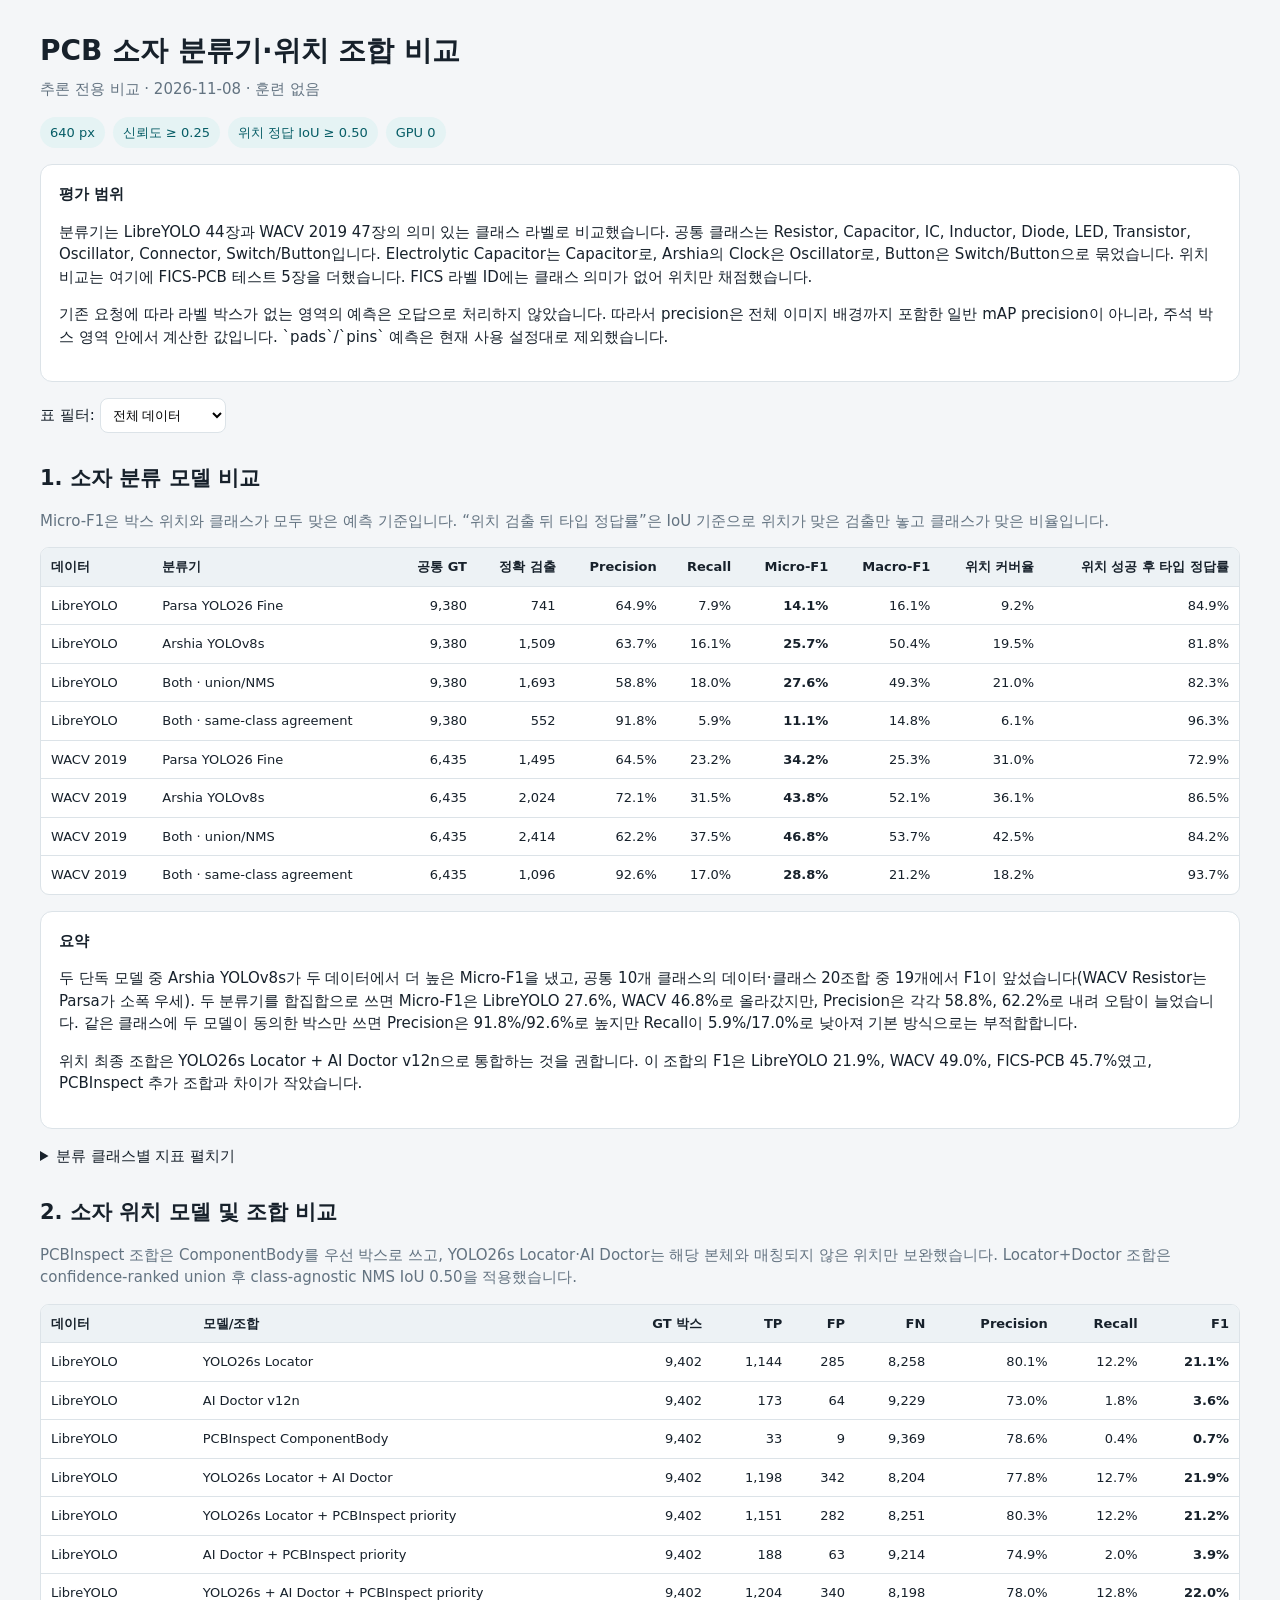
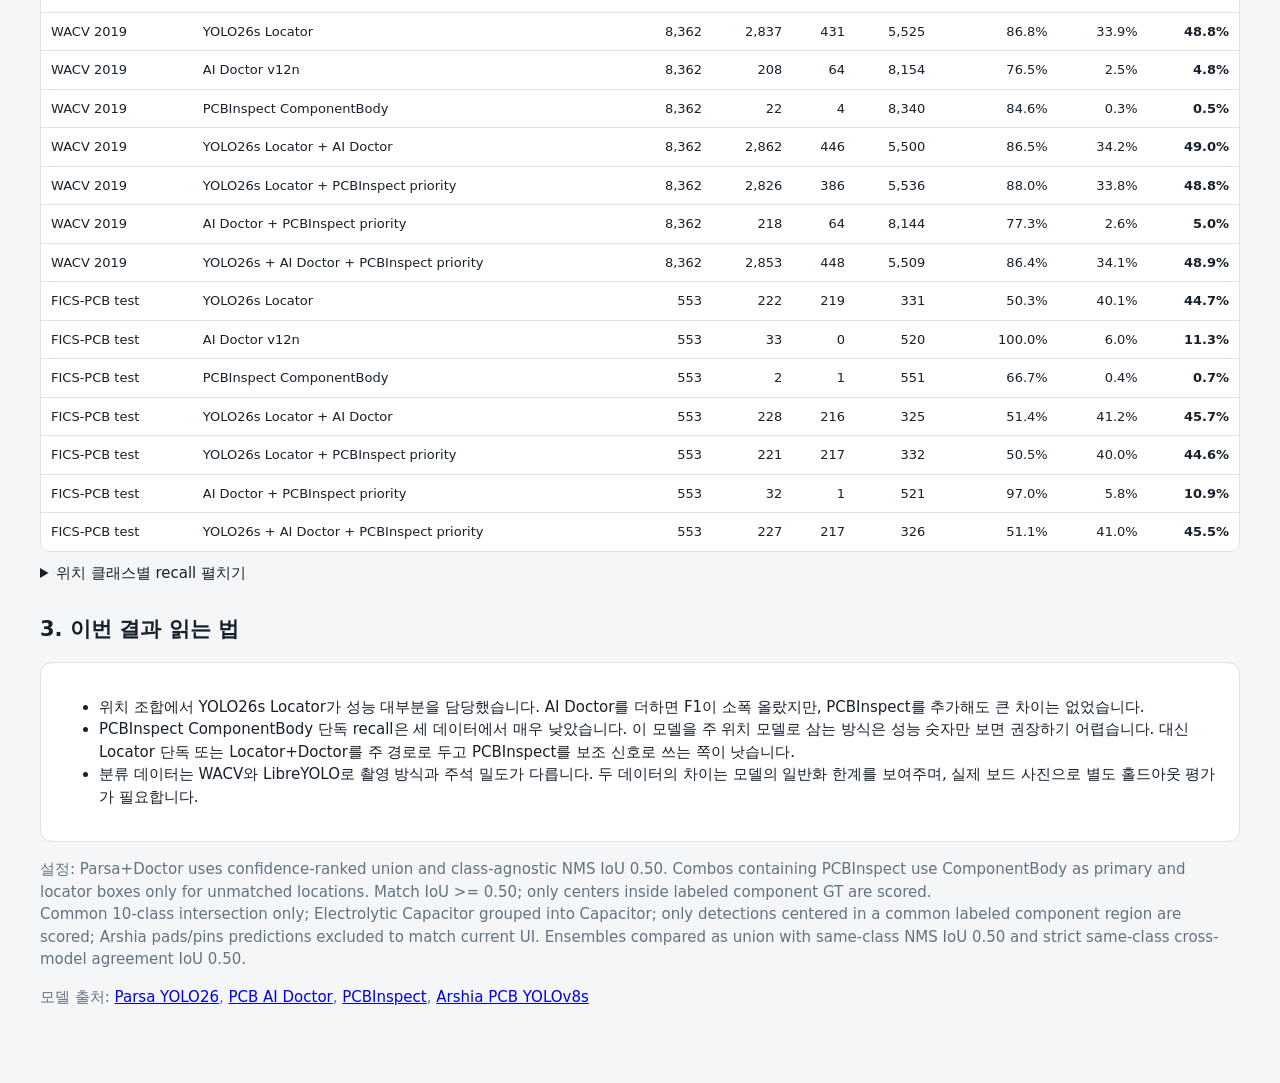
<file: apps/pcb-component-recognition/benchmark.html>
<!doctype html>
<html lang="ko"><head><meta charset="utf-8"><meta name="viewport" content="width=device-width,initial-scale=1">
<title>PCB 분류기 및 위치 조합 성능 비교</title>
<style>
:root{--bg:#f4f6f8;--card:#fff;--ink:#17212b;--muted:#637381;--line:#dce3e8;--accent:#087e8b}
*{box-sizing:border-box} body{margin:0;background:var(--bg);color:var(--ink);font:15px/1.5 system-ui,"Segoe UI",sans-serif}
main{max-width:1240px;margin:0 auto;padding:30px 20px 60px} h1{margin:0 0 6px;font-size:28px} h2{font-size:21px;margin:30px 0 10px} h3{font-size:17px;margin:20px 0 8px}
.muted{color:var(--muted)} .card{background:var(--card);border:1px solid var(--line);border-radius:12px;padding:18px;margin:16px 0}
.chips{display:flex;flex-wrap:wrap;gap:8px;margin:16px 0} .chip{background:#e5f3f4;color:#075d66;padding:6px 10px;border-radius:99px;font-size:13px}
.table-wrap{overflow:auto;border:1px solid var(--line);border-radius:9px;background:white} table{border-collapse:collapse;width:100%;min-width:850px;font-size:13px}
th,td{padding:9px 10px;border-bottom:1px solid var(--line);text-align:right;white-space:nowrap} th{background:#edf2f5;position:sticky;top:0} th:first-child,td:first-child,th:nth-child(2),td:nth-child(2){text-align:left}
tr:last-child td{border-bottom:0} select{padding:8px;border:1px solid var(--line);border-radius:8px;background:#fff}
.warn{border-left:4px solid #db8b00;padding:10px 14px;background:#fff6e5;border-radius:4px} details{margin:10px 0}
</style></head><body><main>
<h1>PCB 소자 분류기·위치 조합 비교</h1>
<div class="muted">추론 전용 비교 · 2026-11-08 · 훈련 없음</div>
<div class="chips"><span class="chip">640 px</span><span class="chip">신뢰도 ≥ 0.25</span><span class="chip">위치 정답 IoU ≥ 0.50</span><span class="chip">GPU 0</span></div>
<div class="card"><b>평가 범위</b><p>분류기는 LibreYOLO 44장과 WACV 2019 47장의 의미 있는 클래스 라벨로 비교했습니다. 공통 클래스는 Resistor, Capacitor, IC, Inductor, Diode, LED, Transistor, Oscillator, Connector, Switch/Button입니다. Electrolytic Capacitor는 Capacitor로, Arshia의 Clock은 Oscillator로, Button은 Switch/Button으로 묶었습니다. 위치 비교는 여기에 FICS-PCB 테스트 5장을 더했습니다. FICS 라벨 ID에는 클래스 의미가 없어 위치만 채점했습니다.</p>
<p>기존 요청에 따라 라벨 박스가 없는 영역의 예측은 오답으로 처리하지 않았습니다. 따라서 precision은 전체 이미지 배경까지 포함한 일반 mAP precision이 아니라, 주석 박스 영역 안에서 계산한 값입니다. `pads`/`pins` 예측은 현재 사용 설정대로 제외했습니다.</p></div>
<label for="dataset">표 필터: </label><select id="dataset"><option value="all">전체 데이터</option><option>LibreYOLO</option><option>WACV 2019</option><option>FICS-PCB test</option></select>
<h2>1. 소자 분류 모델 비교</h2>
<p class="muted">Micro-F1은 박스 위치와 클래스가 모두 맞은 예측 기준입니다. “위치 검출 뒤 타입 정답률”은 IoU 기준으로 위치가 맞은 검출만 놓고 클래스가 맞은 비율입니다.</p>
<div class="table-wrap"><table><thead><tr><th>데이터</th><th>분류기</th><th>공통 GT</th><th>정확 검출</th><th>Precision</th><th>Recall</th><th>Micro-F1</th><th>Macro-F1</th><th>위치 커버율</th><th>위치 성공 후 타입 정답률</th></tr></thead><tbody><tr data-dataset='LibreYOLO'><td>LibreYOLO</td><td>Parsa YOLO26 Fine</td><td>9,380</td><td>741</td><td>64.9%</td><td>7.9%</td><td><b>14.1%</b></td><td>16.1%</td><td>9.2%</td><td>84.9%</td></tr><tr data-dataset='LibreYOLO'><td>LibreYOLO</td><td>Arshia YOLOv8s</td><td>9,380</td><td>1,509</td><td>63.7%</td><td>16.1%</td><td><b>25.7%</b></td><td>50.4%</td><td>19.5%</td><td>81.8%</td></tr><tr data-dataset='LibreYOLO'><td>LibreYOLO</td><td>Both · union/NMS</td><td>9,380</td><td>1,693</td><td>58.8%</td><td>18.0%</td><td><b>27.6%</b></td><td>49.3%</td><td>21.0%</td><td>82.3%</td></tr><tr data-dataset='LibreYOLO'><td>LibreYOLO</td><td>Both · same-class agreement</td><td>9,380</td><td>552</td><td>91.8%</td><td>5.9%</td><td><b>11.1%</b></td><td>14.8%</td><td>6.1%</td><td>96.3%</td></tr><tr data-dataset='WACV 2019'><td>WACV 2019</td><td>Parsa YOLO26 Fine</td><td>6,435</td><td>1,495</td><td>64.5%</td><td>23.2%</td><td><b>34.2%</b></td><td>25.3%</td><td>31.0%</td><td>72.9%</td></tr><tr data-dataset='WACV 2019'><td>WACV 2019</td><td>Arshia YOLOv8s</td><td>6,435</td><td>2,024</td><td>72.1%</td><td>31.5%</td><td><b>43.8%</b></td><td>52.1%</td><td>36.1%</td><td>86.5%</td></tr><tr data-dataset='WACV 2019'><td>WACV 2019</td><td>Both · union/NMS</td><td>6,435</td><td>2,414</td><td>62.2%</td><td>37.5%</td><td><b>46.8%</b></td><td>53.7%</td><td>42.5%</td><td>84.2%</td></tr><tr data-dataset='WACV 2019'><td>WACV 2019</td><td>Both · same-class agreement</td><td>6,435</td><td>1,096</td><td>92.6%</td><td>17.0%</td><td><b>28.8%</b></td><td>21.2%</td><td>18.2%</td><td>93.7%</td></tr></tbody></table></div>
<div class="card"><b>요약</b><p>두 단독 모델 중 Arshia YOLOv8s가 두 데이터에서 더 높은 Micro-F1을 냈고, 공통 10개 클래스의 데이터·클래스 20조합 중 19개에서 F1이 앞섰습니다(WACV Resistor는 Parsa가 소폭 우세). 두 분류기를 합집합으로 쓰면 Micro-F1은 LibreYOLO 27.6%, WACV 46.8%로 올라갔지만, Precision은 각각 58.8%, 62.2%로 내려 오탐이 늘었습니다. 같은 클래스에 두 모델이 동의한 박스만 쓰면 Precision은 91.8%/92.6%로 높지만 Recall이 5.9%/17.0%로 낮아져 기본 방식으로는 부적합합니다.</p><p>위치 최종 조합은 YOLO26s Locator + AI Doctor v12n으로 통합하는 것을 권합니다. 이 조합의 F1은 LibreYOLO 21.9%, WACV 49.0%, FICS-PCB 45.7%였고, PCBInspect 추가 조합과 차이가 작았습니다.</p></div>
<details><summary>분류 클래스별 지표 펼치기</summary><div class="table-wrap"><table><thead><tr><th>데이터</th><th>분류기</th><th>클래스</th><th>TP</th><th>FP</th><th>FN</th><th>Precision</th><th>Recall</th><th>F1</th></tr></thead><tbody><tr data-dataset='LibreYOLO'><td>LibreYOLO</td><td>Parsa YOLO26 Fine</td><td>Capacitor</td><td>306</td><td>81</td><td>3552</td><td>79.1%</td><td>7.9%</td><td>14.4%</td></tr><tr data-dataset='LibreYOLO'><td>LibreYOLO</td><td>Parsa YOLO26 Fine</td><td>Connector</td><td>46</td><td>4</td><td>338</td><td>92.0%</td><td>12.0%</td><td>21.2%</td></tr><tr data-dataset='LibreYOLO'><td>LibreYOLO</td><td>Parsa YOLO26 Fine</td><td>Diode</td><td>9</td><td>10</td><td>29</td><td>47.4%</td><td>23.7%</td><td>31.6%</td></tr><tr data-dataset='LibreYOLO'><td>LibreYOLO</td><td>Parsa YOLO26 Fine</td><td>IC</td><td>254</td><td>73</td><td>320</td><td>77.7%</td><td>44.3%</td><td>56.4%</td></tr><tr data-dataset='LibreYOLO'><td>LibreYOLO</td><td>Parsa YOLO26 Fine</td><td>Inductor</td><td>0</td><td>12</td><td>32</td><td>0.0%</td><td>0.0%</td><td>0.0%</td></tr><tr data-dataset='LibreYOLO'><td>LibreYOLO</td><td>Parsa YOLO26 Fine</td><td>LED</td><td>0</td><td>2</td><td>58</td><td>0.0%</td><td>0.0%</td><td>0.0%</td></tr><tr data-dataset='LibreYOLO'><td>LibreYOLO</td><td>Parsa YOLO26 Fine</td><td>Oscillator</td><td>0</td><td>1</td><td>12</td><td>0.0%</td><td>0.0%</td><td>0.0%</td></tr><tr data-dataset='LibreYOLO'><td>LibreYOLO</td><td>Parsa YOLO26 Fine</td><td>Resistor</td><td>115</td><td>152</td><td>3979</td><td>43.1%</td><td>2.8%</td><td>5.3%</td></tr><tr data-dataset='LibreYOLO'><td>LibreYOLO</td><td>Parsa YOLO26 Fine</td><td>Switch/Button</td><td>6</td><td>1</td><td>28</td><td>85.7%</td><td>17.6%</td><td>29.3%</td></tr><tr data-dataset='LibreYOLO'><td>LibreYOLO</td><td>Parsa YOLO26 Fine</td><td>Transistor</td><td>5</td><td>5</td><td>291</td><td>50.0%</td><td>1.7%</td><td>3.3%</td></tr><tr data-dataset='LibreYOLO'><td>LibreYOLO</td><td>Arshia YOLOv8s</td><td>Capacitor</td><td>481</td><td>341</td><td>3377</td><td>58.5%</td><td>12.5%</td><td>20.6%</td></tr><tr data-dataset='LibreYOLO'><td>LibreYOLO</td><td>Arshia YOLOv8s</td><td>Connector</td><td>244</td><td>63</td><td>140</td><td>79.5%</td><td>63.5%</td><td>70.6%</td></tr><tr data-dataset='LibreYOLO'><td>LibreYOLO</td><td>Arshia YOLOv8s</td><td>Diode</td><td>33</td><td>12</td><td>5</td><td>73.3%</td><td>86.8%</td><td>79.5%</td></tr><tr data-dataset='LibreYOLO'><td>LibreYOLO</td><td>Arshia YOLOv8s</td><td>IC</td><td>351</td><td>132</td><td>223</td><td>72.7%</td><td>61.1%</td><td>66.4%</td></tr><tr data-dataset='LibreYOLO'><td>LibreYOLO</td><td>Arshia YOLOv8s</td><td>Inductor</td><td>12</td><td>14</td><td>20</td><td>46.2%</td><td>37.5%</td><td>41.4%</td></tr><tr data-dataset='LibreYOLO'><td>LibreYOLO</td><td>Arshia YOLOv8s</td><td>LED</td><td>23</td><td>10</td><td>35</td><td>69.7%</td><td>39.7%</td><td>50.5%</td></tr><tr data-dataset='LibreYOLO'><td>LibreYOLO</td><td>Arshia YOLOv8s</td><td>Oscillator</td><td>12</td><td>17</td><td>0</td><td>41.4%</td><td>100.0%</td><td>58.5%</td></tr><tr data-dataset='LibreYOLO'><td>LibreYOLO</td><td>Arshia YOLOv8s</td><td>Resistor</td><td>304</td><td>244</td><td>3790</td><td>55.5%</td><td>7.4%</td><td>13.1%</td></tr><tr data-dataset='LibreYOLO'><td>LibreYOLO</td><td>Arshia YOLOv8s</td><td>Switch/Button</td><td>34</td><td>4</td><td>0</td><td>89.5%</td><td>100.0%</td><td>94.4%</td></tr><tr data-dataset='LibreYOLO'><td>LibreYOLO</td><td>Arshia YOLOv8s</td><td>Transistor</td><td>15</td><td>19</td><td>281</td><td>44.1%</td><td>5.1%</td><td>9.1%</td></tr><tr data-dataset='LibreYOLO'><td>LibreYOLO</td><td>Both · union/NMS</td><td>Capacitor</td><td>595</td><td>393</td><td>3263</td><td>60.2%</td><td>15.4%</td><td>24.6%</td></tr><tr data-dataset='LibreYOLO'><td>LibreYOLO</td><td>Both · union/NMS</td><td>Connector</td><td>243</td><td>63</td><td>141</td><td>79.4%</td><td>63.3%</td><td>70.4%</td></tr><tr data-dataset='LibreYOLO'><td>LibreYOLO</td><td>Both · union/NMS</td><td>Diode</td><td>35</td><td>22</td><td>3</td><td>61.4%</td><td>92.1%</td><td>73.7%</td></tr><tr data-dataset='LibreYOLO'><td>LibreYOLO</td><td>Both · union/NMS</td><td>IC</td><td>382</td><td>202</td><td>192</td><td>65.4%</td><td>66.6%</td><td>66.0%</td></tr><tr data-dataset='LibreYOLO'><td>LibreYOLO</td><td>Both · union/NMS</td><td>Inductor</td><td>12</td><td>26</td><td>20</td><td>31.6%</td><td>37.5%</td><td>34.3%</td></tr><tr data-dataset='LibreYOLO'><td>LibreYOLO</td><td>Both · union/NMS</td><td>LED</td><td>22</td><td>12</td><td>36</td><td>64.7%</td><td>37.9%</td><td>47.8%</td></tr><tr data-dataset='LibreYOLO'><td>LibreYOLO</td><td>Both · union/NMS</td><td>Oscillator</td><td>12</td><td>18</td><td>0</td><td>40.0%</td><td>100.0%</td><td>57.1%</td></tr><tr data-dataset='LibreYOLO'><td>LibreYOLO</td><td>Both · union/NMS</td><td>Resistor</td><td>338</td><td>357</td><td>3756</td><td>48.6%</td><td>8.3%</td><td>14.1%</td></tr><tr data-dataset='LibreYOLO'><td>LibreYOLO</td><td>Both · union/NMS</td><td>Switch/Button</td><td>34</td><td>5</td><td>0</td><td>87.2%</td><td>100.0%</td><td>93.2%</td></tr><tr data-dataset='LibreYOLO'><td>LibreYOLO</td><td>Both · union/NMS</td><td>Transistor</td><td>20</td><td>23</td><td>276</td><td>46.5%</td><td>6.8%</td><td>11.8%</td></tr><tr data-dataset='LibreYOLO'><td>LibreYOLO</td><td>Both · same-class agreement</td><td>Capacitor</td><td>193</td><td>12</td><td>3665</td><td>94.1%</td><td>5.0%</td><td>9.5%</td></tr><tr data-dataset='LibreYOLO'><td>LibreYOLO</td><td>Both · same-class agreement</td><td>Connector</td><td>46</td><td>0</td><td>338</td><td>100.0%</td><td>12.0%</td><td>21.4%</td></tr><tr data-dataset='LibreYOLO'><td>LibreYOLO</td><td>Both · same-class agreement</td><td>Diode</td><td>7</td><td>0</td><td>31</td><td>100.0%</td><td>18.4%</td><td>31.1%</td></tr><tr data-dataset='LibreYOLO'><td>LibreYOLO</td><td>Both · same-class agreement</td><td>IC</td><td>206</td><td>19</td><td>368</td><td>91.6%</td><td>35.9%</td><td>51.6%</td></tr><tr data-dataset='LibreYOLO'><td>LibreYOLO</td><td>Both · same-class agreement</td><td>Inductor</td><td>0</td><td>0</td><td>32</td><td>0.0%</td><td>0.0%</td><td>0.0%</td></tr><tr data-dataset='LibreYOLO'><td>LibreYOLO</td><td>Both · same-class agreement</td><td>LED</td><td>0</td><td>0</td><td>58</td><td>0.0%</td><td>0.0%</td><td>0.0%</td></tr><tr data-dataset='LibreYOLO'><td>LibreYOLO</td><td>Both · same-class agreement</td><td>Oscillator</td><td>0</td><td>0</td><td>12</td><td>0.0%</td><td>0.0%</td><td>0.0%</td></tr><tr data-dataset='LibreYOLO'><td>LibreYOLO</td><td>Both · same-class agreement</td><td>Resistor</td><td>94</td><td>18</td><td>4000</td><td>83.9%</td><td>2.3%</td><td>4.5%</td></tr><tr data-dataset='LibreYOLO'><td>LibreYOLO</td><td>Both · same-class agreement</td><td>Switch/Button</td><td>6</td><td>0</td><td>28</td><td>100.0%</td><td>17.6%</td><td>30.0%</td></tr><tr data-dataset='LibreYOLO'><td>LibreYOLO</td><td>Both · same-class agreement</td><td>Transistor</td><td>0</td><td>0</td><td>296</td><td>0.0%</td><td>0.0%</td><td>0.0%</td></tr><tr data-dataset='WACV 2019'><td>WACV 2019</td><td>Parsa YOLO26 Fine</td><td>Capacitor</td><td>651</td><td>292</td><td>1883</td><td>69.0%</td><td>25.7%</td><td>37.4%</td></tr><tr data-dataset='WACV 2019'><td>WACV 2019</td><td>Parsa YOLO26 Fine</td><td>Connector</td><td>137</td><td>16</td><td>568</td><td>89.5%</td><td>19.4%</td><td>31.9%</td></tr><tr data-dataset='WACV 2019'><td>WACV 2019</td><td>Parsa YOLO26 Fine</td><td>Diode</td><td>5</td><td>5</td><td>67</td><td>50.0%</td><td>6.9%</td><td>12.2%</td></tr><tr data-dataset='WACV 2019'><td>WACV 2019</td><td>Parsa YOLO26 Fine</td><td>IC</td><td>228</td><td>70</td><td>158</td><td>76.5%</td><td>59.1%</td><td>66.7%</td></tr><tr data-dataset='WACV 2019'><td>WACV 2019</td><td>Parsa YOLO26 Fine</td><td>Inductor</td><td>5</td><td>10</td><td>64</td><td>33.3%</td><td>7.2%</td><td>11.9%</td></tr><tr data-dataset='WACV 2019'><td>WACV 2019</td><td>Parsa YOLO26 Fine</td><td>LED</td><td>5</td><td>3</td><td>209</td><td>62.5%</td><td>2.3%</td><td>4.5%</td></tr><tr data-dataset='WACV 2019'><td>WACV 2019</td><td>Parsa YOLO26 Fine</td><td>Oscillator</td><td>5</td><td>1</td><td>32</td><td>83.3%</td><td>13.5%</td><td>23.3%</td></tr><tr data-dataset='WACV 2019'><td>WACV 2019</td><td>Parsa YOLO26 Fine</td><td>Resistor</td><td>434</td><td>200</td><td>1757</td><td>68.5%</td><td>19.8%</td><td>30.7%</td></tr><tr data-dataset='WACV 2019'><td>WACV 2019</td><td>Parsa YOLO26 Fine</td><td>Switch/Button</td><td>16</td><td>8</td><td>127</td><td>66.7%</td><td>11.2%</td><td>19.2%</td></tr><tr data-dataset='WACV 2019'><td>WACV 2019</td><td>Parsa YOLO26 Fine</td><td>Transistor</td><td>9</td><td>25</td><td>75</td><td>26.5%</td><td>10.7%</td><td>15.3%</td></tr><tr data-dataset='WACV 2019'><td>WACV 2019</td><td>Arshia YOLOv8s</td><td>Capacitor</td><td>678</td><td>221</td><td>1856</td><td>75.4%</td><td>26.8%</td><td>39.5%</td></tr><tr data-dataset='WACV 2019'><td>WACV 2019</td><td>Arshia YOLOv8s</td><td>Connector</td><td>392</td><td>119</td><td>313</td><td>76.7%</td><td>55.6%</td><td>64.5%</td></tr><tr data-dataset='WACV 2019'><td>WACV 2019</td><td>Arshia YOLOv8s</td><td>Diode</td><td>30</td><td>19</td><td>42</td><td>61.2%</td><td>41.7%</td><td>49.6%</td></tr><tr data-dataset='WACV 2019'><td>WACV 2019</td><td>Arshia YOLOv8s</td><td>IC</td><td>298</td><td>107</td><td>88</td><td>73.6%</td><td>77.2%</td><td>75.3%</td></tr><tr data-dataset='WACV 2019'><td>WACV 2019</td><td>Arshia YOLOv8s</td><td>Inductor</td><td>29</td><td>11</td><td>40</td><td>72.5%</td><td>42.0%</td><td>53.2%</td></tr><tr data-dataset='WACV 2019'><td>WACV 2019</td><td>Arshia YOLOv8s</td><td>LED</td><td>41</td><td>25</td><td>173</td><td>62.1%</td><td>19.2%</td><td>29.3%</td></tr><tr data-dataset='WACV 2019'><td>WACV 2019</td><td>Arshia YOLOv8s</td><td>Oscillator</td><td>21</td><td>2</td><td>16</td><td>91.3%</td><td>56.8%</td><td>70.0%</td></tr><tr data-dataset='WACV 2019'><td>WACV 2019</td><td>Arshia YOLOv8s</td><td>Resistor</td><td>404</td><td>233</td><td>1787</td><td>63.4%</td><td>18.4%</td><td>28.6%</td></tr><tr data-dataset='WACV 2019'><td>WACV 2019</td><td>Arshia YOLOv8s</td><td>Switch/Button</td><td>114</td><td>13</td><td>29</td><td>89.8%</td><td>79.7%</td><td>84.4%</td></tr><tr data-dataset='WACV 2019'><td>WACV 2019</td><td>Arshia YOLOv8s</td><td>Transistor</td><td>17</td><td>26</td><td>67</td><td>39.5%</td><td>20.2%</td><td>26.8%</td></tr><tr data-dataset='WACV 2019'><td>WACV 2019</td><td>Both · union/NMS</td><td>Capacitor</td><td>847</td><td>452</td><td>1687</td><td>65.2%</td><td>33.4%</td><td>44.2%</td></tr><tr data-dataset='WACV 2019'><td>WACV 2019</td><td>Both · union/NMS</td><td>Connector</td><td>418</td><td>124</td><td>287</td><td>77.1%</td><td>59.3%</td><td>67.0%</td></tr><tr data-dataset='WACV 2019'><td>WACV 2019</td><td>Both · union/NMS</td><td>Diode</td><td>32</td><td>24</td><td>40</td><td>57.1%</td><td>44.4%</td><td>50.0%</td></tr><tr data-dataset='WACV 2019'><td>WACV 2019</td><td>Both · union/NMS</td><td>IC</td><td>316</td><td>151</td><td>70</td><td>67.7%</td><td>81.9%</td><td>74.1%</td></tr><tr data-dataset='WACV 2019'><td>WACV 2019</td><td>Both · union/NMS</td><td>Inductor</td><td>30</td><td>19</td><td>39</td><td>61.2%</td><td>43.5%</td><td>50.8%</td></tr><tr data-dataset='WACV 2019'><td>WACV 2019</td><td>Both · union/NMS</td><td>LED</td><td>42</td><td>26</td><td>172</td><td>61.8%</td><td>19.6%</td><td>29.8%</td></tr><tr data-dataset='WACV 2019'><td>WACV 2019</td><td>Both · union/NMS</td><td>Oscillator</td><td>22</td><td>3</td><td>15</td><td>88.0%</td><td>59.5%</td><td>71.0%</td></tr><tr data-dataset='WACV 2019'><td>WACV 2019</td><td>Both · union/NMS</td><td>Resistor</td><td>568</td><td>408</td><td>1623</td><td>58.2%</td><td>25.9%</td><td>35.9%</td></tr><tr data-dataset='WACV 2019'><td>WACV 2019</td><td>Both · union/NMS</td><td>Switch/Button</td><td>115</td><td>17</td><td>28</td><td>87.1%</td><td>80.4%</td><td>83.6%</td></tr><tr data-dataset='WACV 2019'><td>WACV 2019</td><td>Both · union/NMS</td><td>Transistor</td><td>24</td><td>49</td><td>60</td><td>32.9%</td><td>28.6%</td><td>30.6%</td></tr><tr data-dataset='WACV 2019'><td>WACV 2019</td><td>Both · same-class agreement</td><td>Capacitor</td><td>483</td><td>47</td><td>2051</td><td>91.1%</td><td>19.1%</td><td>31.5%</td></tr><tr data-dataset='WACV 2019'><td>WACV 2019</td><td>Both · same-class agreement</td><td>Connector</td><td>107</td><td>0</td><td>598</td><td>100.0%</td><td>15.2%</td><td>26.4%</td></tr><tr data-dataset='WACV 2019'><td>WACV 2019</td><td>Both · same-class agreement</td><td>Diode</td><td>3</td><td>0</td><td>69</td><td>100.0%</td><td>4.2%</td><td>8.0%</td></tr><tr data-dataset='WACV 2019'><td>WACV 2019</td><td>Both · same-class agreement</td><td>IC</td><td>210</td><td>21</td><td>176</td><td>90.9%</td><td>54.4%</td><td>68.1%</td></tr><tr data-dataset='WACV 2019'><td>WACV 2019</td><td>Both · same-class agreement</td><td>Inductor</td><td>4</td><td>1</td><td>65</td><td>80.0%</td><td>5.8%</td><td>10.8%</td></tr><tr data-dataset='WACV 2019'><td>WACV 2019</td><td>Both · same-class agreement</td><td>LED</td><td>3</td><td>0</td><td>211</td><td>100.0%</td><td>1.4%</td><td>2.8%</td></tr><tr data-dataset='WACV 2019'><td>WACV 2019</td><td>Both · same-class agreement</td><td>Oscillator</td><td>4</td><td>0</td><td>33</td><td>100.0%</td><td>10.8%</td><td>19.5%</td></tr><tr data-dataset='WACV 2019'><td>WACV 2019</td><td>Both · same-class agreement</td><td>Resistor</td><td>265</td><td>16</td><td>1926</td><td>94.3%</td><td>12.1%</td><td>21.4%</td></tr><tr data-dataset='WACV 2019'><td>WACV 2019</td><td>Both · same-class agreement</td><td>Switch/Button</td><td>15</td><td>0</td><td>128</td><td>100.0%</td><td>10.5%</td><td>19.0%</td></tr><tr data-dataset='WACV 2019'><td>WACV 2019</td><td>Both · same-class agreement</td><td>Transistor</td><td>2</td><td>2</td><td>82</td><td>50.0%</td><td>2.4%</td><td>4.5%</td></tr></tbody></table></div></details>
<h2>2. 소자 위치 모델 및 조합 비교</h2>
<p class="muted">PCBInspect 조합은 ComponentBody를 우선 박스로 쓰고, YOLO26s Locator·AI Doctor는 해당 본체와 매칭되지 않은 위치만 보완했습니다. Locator+Doctor 조합은 confidence-ranked union 후 class-agnostic NMS IoU 0.50을 적용했습니다.</p>
<div class="table-wrap"><table><thead><tr><th>데이터</th><th>모델/조합</th><th>GT 박스</th><th>TP</th><th>FP</th><th>FN</th><th>Precision</th><th>Recall</th><th>F1</th></tr></thead><tbody><tr data-dataset='LibreYOLO'><td>LibreYOLO</td><td>YOLO26s Locator</td><td>9,402</td><td>1,144</td><td>285</td><td>8,258</td><td>80.1%</td><td>12.2%</td><td><b>21.1%</b></td></tr><tr data-dataset='LibreYOLO'><td>LibreYOLO</td><td>AI Doctor v12n</td><td>9,402</td><td>173</td><td>64</td><td>9,229</td><td>73.0%</td><td>1.8%</td><td><b>3.6%</b></td></tr><tr data-dataset='LibreYOLO'><td>LibreYOLO</td><td>PCBInspect ComponentBody</td><td>9,402</td><td>33</td><td>9</td><td>9,369</td><td>78.6%</td><td>0.4%</td><td><b>0.7%</b></td></tr><tr data-dataset='LibreYOLO'><td>LibreYOLO</td><td>YOLO26s Locator + AI Doctor</td><td>9,402</td><td>1,198</td><td>342</td><td>8,204</td><td>77.8%</td><td>12.7%</td><td><b>21.9%</b></td></tr><tr data-dataset='LibreYOLO'><td>LibreYOLO</td><td>YOLO26s Locator + PCBInspect priority</td><td>9,402</td><td>1,151</td><td>282</td><td>8,251</td><td>80.3%</td><td>12.2%</td><td><b>21.2%</b></td></tr><tr data-dataset='LibreYOLO'><td>LibreYOLO</td><td>AI Doctor + PCBInspect priority</td><td>9,402</td><td>188</td><td>63</td><td>9,214</td><td>74.9%</td><td>2.0%</td><td><b>3.9%</b></td></tr><tr data-dataset='LibreYOLO'><td>LibreYOLO</td><td>YOLO26s + AI Doctor + PCBInspect priority</td><td>9,402</td><td>1,204</td><td>340</td><td>8,198</td><td>78.0%</td><td>12.8%</td><td><b>22.0%</b></td></tr><tr data-dataset='WACV 2019'><td>WACV 2019</td><td>YOLO26s Locator</td><td>8,362</td><td>2,837</td><td>431</td><td>5,525</td><td>86.8%</td><td>33.9%</td><td><b>48.8%</b></td></tr><tr data-dataset='WACV 2019'><td>WACV 2019</td><td>AI Doctor v12n</td><td>8,362</td><td>208</td><td>64</td><td>8,154</td><td>76.5%</td><td>2.5%</td><td><b>4.8%</b></td></tr><tr data-dataset='WACV 2019'><td>WACV 2019</td><td>PCBInspect ComponentBody</td><td>8,362</td><td>22</td><td>4</td><td>8,340</td><td>84.6%</td><td>0.3%</td><td><b>0.5%</b></td></tr><tr data-dataset='WACV 2019'><td>WACV 2019</td><td>YOLO26s Locator + AI Doctor</td><td>8,362</td><td>2,862</td><td>446</td><td>5,500</td><td>86.5%</td><td>34.2%</td><td><b>49.0%</b></td></tr><tr data-dataset='WACV 2019'><td>WACV 2019</td><td>YOLO26s Locator + PCBInspect priority</td><td>8,362</td><td>2,826</td><td>386</td><td>5,536</td><td>88.0%</td><td>33.8%</td><td><b>48.8%</b></td></tr><tr data-dataset='WACV 2019'><td>WACV 2019</td><td>AI Doctor + PCBInspect priority</td><td>8,362</td><td>218</td><td>64</td><td>8,144</td><td>77.3%</td><td>2.6%</td><td><b>5.0%</b></td></tr><tr data-dataset='WACV 2019'><td>WACV 2019</td><td>YOLO26s + AI Doctor + PCBInspect priority</td><td>8,362</td><td>2,853</td><td>448</td><td>5,509</td><td>86.4%</td><td>34.1%</td><td><b>48.9%</b></td></tr><tr data-dataset='FICS-PCB test'><td>FICS-PCB test</td><td>YOLO26s Locator</td><td>553</td><td>222</td><td>219</td><td>331</td><td>50.3%</td><td>40.1%</td><td><b>44.7%</b></td></tr><tr data-dataset='FICS-PCB test'><td>FICS-PCB test</td><td>AI Doctor v12n</td><td>553</td><td>33</td><td>0</td><td>520</td><td>100.0%</td><td>6.0%</td><td><b>11.3%</b></td></tr><tr data-dataset='FICS-PCB test'><td>FICS-PCB test</td><td>PCBInspect ComponentBody</td><td>553</td><td>2</td><td>1</td><td>551</td><td>66.7%</td><td>0.4%</td><td><b>0.7%</b></td></tr><tr data-dataset='FICS-PCB test'><td>FICS-PCB test</td><td>YOLO26s Locator + AI Doctor</td><td>553</td><td>228</td><td>216</td><td>325</td><td>51.4%</td><td>41.2%</td><td><b>45.7%</b></td></tr><tr data-dataset='FICS-PCB test'><td>FICS-PCB test</td><td>YOLO26s Locator + PCBInspect priority</td><td>553</td><td>221</td><td>217</td><td>332</td><td>50.5%</td><td>40.0%</td><td><b>44.6%</b></td></tr><tr data-dataset='FICS-PCB test'><td>FICS-PCB test</td><td>AI Doctor + PCBInspect priority</td><td>553</td><td>32</td><td>1</td><td>521</td><td>97.0%</td><td>5.8%</td><td><b>10.9%</b></td></tr><tr data-dataset='FICS-PCB test'><td>FICS-PCB test</td><td>YOLO26s + AI Doctor + PCBInspect priority</td><td>553</td><td>227</td><td>217</td><td>326</td><td>51.1%</td><td>41.0%</td><td><b>45.5%</b></td></tr></tbody></table></div>
<details><summary>위치 클래스별 recall 펼치기</summary><div class="table-wrap"><table><thead><tr><th>데이터</th><th>조합</th><th>GT 클래스</th><th>TP</th><th>FN</th><th>Recall</th></tr></thead><tbody><tr data-dataset='LibreYOLO'><td>LibreYOLO</td><td>YOLO26s Locator</td><td>Capacitor</td><td>355</td><td>3485</td><td>9.2%</td></tr><tr data-dataset='LibreYOLO'><td>LibreYOLO</td><td>YOLO26s Locator</td><td>Connector</td><td>84</td><td>300</td><td>21.9%</td></tr><tr data-dataset='LibreYOLO'><td>LibreYOLO</td><td>YOLO26s Locator</td><td>Diode</td><td>34</td><td>4</td><td>89.5%</td></tr><tr data-dataset='LibreYOLO'><td>LibreYOLO</td><td>YOLO26s Locator</td><td>Electrolytic Capacitor</td><td>13</td><td>5</td><td>72.2%</td></tr><tr data-dataset='LibreYOLO'><td>LibreYOLO</td><td>YOLO26s Locator</td><td>IC</td><td>295</td><td>279</td><td>51.4%</td></tr><tr data-dataset='LibreYOLO'><td>LibreYOLO</td><td>YOLO26s Locator</td><td>Inductor</td><td>25</td><td>7</td><td>78.1%</td></tr><tr data-dataset='LibreYOLO'><td>LibreYOLO</td><td>YOLO26s Locator</td><td>LED</td><td>26</td><td>32</td><td>44.8%</td></tr><tr data-dataset='LibreYOLO'><td>LibreYOLO</td><td>YOLO26s Locator</td><td>Oscillator</td><td>12</td><td>0</td><td>100.0%</td></tr><tr data-dataset='LibreYOLO'><td>LibreYOLO</td><td>YOLO26s Locator</td><td>Other</td><td>22</td><td>0</td><td>100.0%</td></tr><tr data-dataset='LibreYOLO'><td>LibreYOLO</td><td>YOLO26s Locator</td><td>Resistor</td><td>234</td><td>3860</td><td>5.7%</td></tr><tr data-dataset='LibreYOLO'><td>LibreYOLO</td><td>YOLO26s Locator</td><td>Switch/Button</td><td>18</td><td>16</td><td>52.9%</td></tr><tr data-dataset='LibreYOLO'><td>LibreYOLO</td><td>YOLO26s Locator</td><td>Transistor</td><td>26</td><td>270</td><td>8.8%</td></tr><tr data-dataset='LibreYOLO'><td>LibreYOLO</td><td>AI Doctor v12n</td><td>Capacitor</td><td>2</td><td>3838</td><td>0.1%</td></tr><tr data-dataset='LibreYOLO'><td>LibreYOLO</td><td>AI Doctor v12n</td><td>Connector</td><td>50</td><td>334</td><td>13.0%</td></tr><tr data-dataset='LibreYOLO'><td>LibreYOLO</td><td>AI Doctor v12n</td><td>Diode</td><td>0</td><td>38</td><td>0.0%</td></tr><tr data-dataset='LibreYOLO'><td>LibreYOLO</td><td>AI Doctor v12n</td><td>Electrolytic Capacitor</td><td>0</td><td>18</td><td>0.0%</td></tr><tr data-dataset='LibreYOLO'><td>LibreYOLO</td><td>AI Doctor v12n</td><td>IC</td><td>105</td><td>469</td><td>18.3%</td></tr><tr data-dataset='LibreYOLO'><td>LibreYOLO</td><td>AI Doctor v12n</td><td>Inductor</td><td>6</td><td>26</td><td>18.8%</td></tr><tr data-dataset='LibreYOLO'><td>LibreYOLO</td><td>AI Doctor v12n</td><td>LED</td><td>0</td><td>58</td><td>0.0%</td></tr><tr data-dataset='LibreYOLO'><td>LibreYOLO</td><td>AI Doctor v12n</td><td>Oscillator</td><td>0</td><td>12</td><td>0.0%</td></tr><tr data-dataset='LibreYOLO'><td>LibreYOLO</td><td>AI Doctor v12n</td><td>Other</td><td>0</td><td>22</td><td>0.0%</td></tr><tr data-dataset='LibreYOLO'><td>LibreYOLO</td><td>AI Doctor v12n</td><td>Resistor</td><td>0</td><td>4094</td><td>0.0%</td></tr><tr data-dataset='LibreYOLO'><td>LibreYOLO</td><td>AI Doctor v12n</td><td>Switch/Button</td><td>0</td><td>34</td><td>0.0%</td></tr><tr data-dataset='LibreYOLO'><td>LibreYOLO</td><td>AI Doctor v12n</td><td>Transistor</td><td>10</td><td>286</td><td>3.4%</td></tr><tr data-dataset='LibreYOLO'><td>LibreYOLO</td><td>PCBInspect ComponentBody</td><td>Capacitor</td><td>4</td><td>3836</td><td>0.1%</td></tr><tr data-dataset='LibreYOLO'><td>LibreYOLO</td><td>PCBInspect ComponentBody</td><td>Connector</td><td>17</td><td>367</td><td>4.4%</td></tr><tr data-dataset='LibreYOLO'><td>LibreYOLO</td><td>PCBInspect ComponentBody</td><td>Diode</td><td>0</td><td>38</td><td>0.0%</td></tr><tr data-dataset='LibreYOLO'><td>LibreYOLO</td><td>PCBInspect ComponentBody</td><td>Electrolytic Capacitor</td><td>2</td><td>16</td><td>11.1%</td></tr><tr data-dataset='LibreYOLO'><td>LibreYOLO</td><td>PCBInspect ComponentBody</td><td>IC</td><td>10</td><td>564</td><td>1.7%</td></tr><tr data-dataset='LibreYOLO'><td>LibreYOLO</td><td>PCBInspect ComponentBody</td><td>Inductor</td><td>0</td><td>32</td><td>0.0%</td></tr><tr data-dataset='LibreYOLO'><td>LibreYOLO</td><td>PCBInspect ComponentBody</td><td>LED</td><td>0</td><td>58</td><td>0.0%</td></tr><tr data-dataset='LibreYOLO'><td>LibreYOLO</td><td>PCBInspect ComponentBody</td><td>Oscillator</td><td>0</td><td>12</td><td>0.0%</td></tr><tr data-dataset='LibreYOLO'><td>LibreYOLO</td><td>PCBInspect ComponentBody</td><td>Other</td><td>0</td><td>22</td><td>0.0%</td></tr><tr data-dataset='LibreYOLO'><td>LibreYOLO</td><td>PCBInspect ComponentBody</td><td>Resistor</td><td>0</td><td>4094</td><td>0.0%</td></tr><tr data-dataset='LibreYOLO'><td>LibreYOLO</td><td>PCBInspect ComponentBody</td><td>Switch/Button</td><td>0</td><td>34</td><td>0.0%</td></tr><tr data-dataset='LibreYOLO'><td>LibreYOLO</td><td>PCBInspect ComponentBody</td><td>Transistor</td><td>0</td><td>296</td><td>0.0%</td></tr><tr data-dataset='LibreYOLO'><td>LibreYOLO</td><td>YOLO26s Locator + AI Doctor</td><td>Capacitor</td><td>355</td><td>3485</td><td>9.2%</td></tr><tr data-dataset='LibreYOLO'><td>LibreYOLO</td><td>YOLO26s Locator + AI Doctor</td><td>Connector</td><td>118</td><td>266</td><td>30.7%</td></tr><tr data-dataset='LibreYOLO'><td>LibreYOLO</td><td>YOLO26s Locator + AI Doctor</td><td>Diode</td><td>34</td><td>4</td><td>89.5%</td></tr><tr data-dataset='LibreYOLO'><td>LibreYOLO</td><td>YOLO26s Locator + AI Doctor</td><td>Electrolytic Capacitor</td><td>13</td><td>5</td><td>72.2%</td></tr><tr data-dataset='LibreYOLO'><td>LibreYOLO</td><td>YOLO26s Locator + AI Doctor</td><td>IC</td><td>310</td><td>264</td><td>54.0%</td></tr><tr data-dataset='LibreYOLO'><td>LibreYOLO</td><td>YOLO26s Locator + AI Doctor</td><td>Inductor</td><td>25</td><td>7</td><td>78.1%</td></tr><tr data-dataset='LibreYOLO'><td>LibreYOLO</td><td>YOLO26s Locator + AI Doctor</td><td>LED</td><td>26</td><td>32</td><td>44.8%</td></tr><tr data-dataset='LibreYOLO'><td>LibreYOLO</td><td>YOLO26s Locator + AI Doctor</td><td>Oscillator</td><td>12</td><td>0</td><td>100.0%</td></tr><tr data-dataset='LibreYOLO'><td>LibreYOLO</td><td>YOLO26s Locator + AI Doctor</td><td>Other</td><td>22</td><td>0</td><td>100.0%</td></tr><tr data-dataset='LibreYOLO'><td>LibreYOLO</td><td>YOLO26s Locator + AI Doctor</td><td>Resistor</td><td>231</td><td>3863</td><td>5.6%</td></tr><tr data-dataset='LibreYOLO'><td>LibreYOLO</td><td>YOLO26s Locator + AI Doctor</td><td>Switch/Button</td><td>18</td><td>16</td><td>52.9%</td></tr><tr data-dataset='LibreYOLO'><td>LibreYOLO</td><td>YOLO26s Locator + AI Doctor</td><td>Transistor</td><td>34</td><td>262</td><td>11.5%</td></tr><tr data-dataset='LibreYOLO'><td>LibreYOLO</td><td>YOLO26s Locator + PCBInspect priority</td><td>Capacitor</td><td>357</td><td>3483</td><td>9.3%</td></tr><tr data-dataset='LibreYOLO'><td>LibreYOLO</td><td>YOLO26s Locator + PCBInspect priority</td><td>Connector</td><td>95</td><td>289</td><td>24.7%</td></tr><tr data-dataset='LibreYOLO'><td>LibreYOLO</td><td>YOLO26s Locator + PCBInspect priority</td><td>Diode</td><td>34</td><td>4</td><td>89.5%</td></tr><tr data-dataset='LibreYOLO'><td>LibreYOLO</td><td>YOLO26s Locator + PCBInspect priority</td><td>Electrolytic Capacitor</td><td>13</td><td>5</td><td>72.2%</td></tr><tr data-dataset='LibreYOLO'><td>LibreYOLO</td><td>YOLO26s Locator + PCBInspect priority</td><td>IC</td><td>292</td><td>282</td><td>50.9%</td></tr><tr data-dataset='LibreYOLO'><td>LibreYOLO</td><td>YOLO26s Locator + PCBInspect priority</td><td>Inductor</td><td>25</td><td>7</td><td>78.1%</td></tr><tr data-dataset='LibreYOLO'><td>LibreYOLO</td><td>YOLO26s Locator + PCBInspect priority</td><td>LED</td><td>26</td><td>32</td><td>44.8%</td></tr><tr data-dataset='LibreYOLO'><td>LibreYOLO</td><td>YOLO26s Locator + PCBInspect priority</td><td>Oscillator</td><td>12</td><td>0</td><td>100.0%</td></tr><tr data-dataset='LibreYOLO'><td>LibreYOLO</td><td>YOLO26s Locator + PCBInspect priority</td><td>Other</td><td>22</td><td>0</td><td>100.0%</td></tr><tr data-dataset='LibreYOLO'><td>LibreYOLO</td><td>YOLO26s Locator + PCBInspect priority</td><td>Resistor</td><td>231</td><td>3863</td><td>5.6%</td></tr><tr data-dataset='LibreYOLO'><td>LibreYOLO</td><td>YOLO26s Locator + PCBInspect priority</td><td>Switch/Button</td><td>18</td><td>16</td><td>52.9%</td></tr><tr data-dataset='LibreYOLO'><td>LibreYOLO</td><td>YOLO26s Locator + PCBInspect priority</td><td>Transistor</td><td>26</td><td>270</td><td>8.8%</td></tr><tr data-dataset='LibreYOLO'><td>LibreYOLO</td><td>AI Doctor + PCBInspect priority</td><td>Capacitor</td><td>6</td><td>3834</td><td>0.2%</td></tr><tr data-dataset='LibreYOLO'><td>LibreYOLO</td><td>AI Doctor + PCBInspect priority</td><td>Connector</td><td>59</td><td>325</td><td>15.4%</td></tr><tr data-dataset='LibreYOLO'><td>LibreYOLO</td><td>AI Doctor + PCBInspect priority</td><td>Diode</td><td>0</td><td>38</td><td>0.0%</td></tr><tr data-dataset='LibreYOLO'><td>LibreYOLO</td><td>AI Doctor + PCBInspect priority</td><td>Electrolytic Capacitor</td><td>2</td><td>16</td><td>11.1%</td></tr><tr data-dataset='LibreYOLO'><td>LibreYOLO</td><td>AI Doctor + PCBInspect priority</td><td>IC</td><td>105</td><td>469</td><td>18.3%</td></tr><tr data-dataset='LibreYOLO'><td>LibreYOLO</td><td>AI Doctor + PCBInspect priority</td><td>Inductor</td><td>6</td><td>26</td><td>18.8%</td></tr><tr data-dataset='LibreYOLO'><td>LibreYOLO</td><td>AI Doctor + PCBInspect priority</td><td>LED</td><td>0</td><td>58</td><td>0.0%</td></tr><tr data-dataset='LibreYOLO'><td>LibreYOLO</td><td>AI Doctor + PCBInspect priority</td><td>Oscillator</td><td>0</td><td>12</td><td>0.0%</td></tr><tr data-dataset='LibreYOLO'><td>LibreYOLO</td><td>AI Doctor + PCBInspect priority</td><td>Other</td><td>0</td><td>22</td><td>0.0%</td></tr><tr data-dataset='LibreYOLO'><td>LibreYOLO</td><td>AI Doctor + PCBInspect priority</td><td>Resistor</td><td>0</td><td>4094</td><td>0.0%</td></tr><tr data-dataset='LibreYOLO'><td>LibreYOLO</td><td>AI Doctor + PCBInspect priority</td><td>Switch/Button</td><td>0</td><td>34</td><td>0.0%</td></tr><tr data-dataset='LibreYOLO'><td>LibreYOLO</td><td>AI Doctor + PCBInspect priority</td><td>Transistor</td><td>10</td><td>286</td><td>3.4%</td></tr><tr data-dataset='LibreYOLO'><td>LibreYOLO</td><td>YOLO26s + AI Doctor + PCBInspect priority</td><td>Capacitor</td><td>357</td><td>3483</td><td>9.3%</td></tr><tr data-dataset='LibreYOLO'><td>LibreYOLO</td><td>YOLO26s + AI Doctor + PCBInspect priority</td><td>Connector</td><td>125</td><td>259</td><td>32.6%</td></tr><tr data-dataset='LibreYOLO'><td>LibreYOLO</td><td>YOLO26s + AI Doctor + PCBInspect priority</td><td>Diode</td><td>34</td><td>4</td><td>89.5%</td></tr><tr data-dataset='LibreYOLO'><td>LibreYOLO</td><td>YOLO26s + AI Doctor + PCBInspect priority</td><td>Electrolytic Capacitor</td><td>13</td><td>5</td><td>72.2%</td></tr><tr data-dataset='LibreYOLO'><td>LibreYOLO</td><td>YOLO26s + AI Doctor + PCBInspect priority</td><td>IC</td><td>307</td><td>267</td><td>53.5%</td></tr><tr data-dataset='LibreYOLO'><td>LibreYOLO</td><td>YOLO26s + AI Doctor + PCBInspect priority</td><td>Inductor</td><td>25</td><td>7</td><td>78.1%</td></tr><tr data-dataset='LibreYOLO'><td>LibreYOLO</td><td>YOLO26s + AI Doctor + PCBInspect priority</td><td>LED</td><td>26</td><td>32</td><td>44.8%</td></tr><tr data-dataset='LibreYOLO'><td>LibreYOLO</td><td>YOLO26s + AI Doctor + PCBInspect priority</td><td>Oscillator</td><td>12</td><td>0</td><td>100.0%</td></tr><tr data-dataset='LibreYOLO'><td>LibreYOLO</td><td>YOLO26s + AI Doctor + PCBInspect priority</td><td>Other</td><td>22</td><td>0</td><td>100.0%</td></tr><tr data-dataset='LibreYOLO'><td>LibreYOLO</td><td>YOLO26s + AI Doctor + PCBInspect priority</td><td>Resistor</td><td>231</td><td>3863</td><td>5.6%</td></tr><tr data-dataset='LibreYOLO'><td>LibreYOLO</td><td>YOLO26s + AI Doctor + PCBInspect priority</td><td>Switch/Button</td><td>18</td><td>16</td><td>52.9%</td></tr><tr data-dataset='LibreYOLO'><td>LibreYOLO</td><td>YOLO26s + AI Doctor + PCBInspect priority</td><td>Transistor</td><td>34</td><td>262</td><td>11.5%</td></tr><tr data-dataset='WACV 2019'><td>WACV 2019</td><td>YOLO26s Locator</td><td>Capacitor</td><td>866</td><td>1668</td><td>34.2%</td></tr><tr data-dataset='WACV 2019'><td>WACV 2019</td><td>YOLO26s Locator</td><td>Connector</td><td>247</td><td>458</td><td>35.0%</td></tr><tr data-dataset='WACV 2019'><td>WACV 2019</td><td>YOLO26s Locator</td><td>Diode</td><td>47</td><td>25</td><td>65.3%</td></tr><tr data-dataset='WACV 2019'><td>WACV 2019</td><td>YOLO26s Locator</td><td>IC</td><td>293</td><td>93</td><td>75.9%</td></tr><tr data-dataset='WACV 2019'><td>WACV 2019</td><td>YOLO26s Locator</td><td>Inductor</td><td>52</td><td>17</td><td>75.4%</td></tr><tr data-dataset='WACV 2019'><td>WACV 2019</td><td>YOLO26s Locator</td><td>LED</td><td>92</td><td>122</td><td>43.0%</td></tr><tr data-dataset='WACV 2019'><td>WACV 2019</td><td>YOLO26s Locator</td><td>Oscillator</td><td>29</td><td>8</td><td>78.4%</td></tr><tr data-dataset='WACV 2019'><td>WACV 2019</td><td>YOLO26s Locator</td><td>Other</td><td>444</td><td>1483</td><td>23.0%</td></tr><tr data-dataset='WACV 2019'><td>WACV 2019</td><td>YOLO26s Locator</td><td>Resistor</td><td>630</td><td>1561</td><td>28.8%</td></tr><tr data-dataset='WACV 2019'><td>WACV 2019</td><td>YOLO26s Locator</td><td>Switch/Button</td><td>102</td><td>41</td><td>71.3%</td></tr><tr data-dataset='WACV 2019'><td>WACV 2019</td><td>YOLO26s Locator</td><td>Transistor</td><td>35</td><td>49</td><td>41.7%</td></tr><tr data-dataset='WACV 2019'><td>WACV 2019</td><td>AI Doctor v12n</td><td>Capacitor</td><td>0</td><td>2534</td><td>0.0%</td></tr><tr data-dataset='WACV 2019'><td>WACV 2019</td><td>AI Doctor v12n</td><td>Connector</td><td>45</td><td>660</td><td>6.4%</td></tr><tr data-dataset='WACV 2019'><td>WACV 2019</td><td>AI Doctor v12n</td><td>Diode</td><td>6</td><td>66</td><td>8.3%</td></tr><tr data-dataset='WACV 2019'><td>WACV 2019</td><td>AI Doctor v12n</td><td>IC</td><td>103</td><td>283</td><td>26.7%</td></tr><tr data-dataset='WACV 2019'><td>WACV 2019</td><td>AI Doctor v12n</td><td>Inductor</td><td>6</td><td>63</td><td>8.7%</td></tr><tr data-dataset='WACV 2019'><td>WACV 2019</td><td>AI Doctor v12n</td><td>LED</td><td>0</td><td>214</td><td>0.0%</td></tr><tr data-dataset='WACV 2019'><td>WACV 2019</td><td>AI Doctor v12n</td><td>Oscillator</td><td>4</td><td>33</td><td>10.8%</td></tr><tr data-dataset='WACV 2019'><td>WACV 2019</td><td>AI Doctor v12n</td><td>Other</td><td>12</td><td>1915</td><td>0.6%</td></tr><tr data-dataset='WACV 2019'><td>WACV 2019</td><td>AI Doctor v12n</td><td>Resistor</td><td>1</td><td>2190</td><td>0.0%</td></tr><tr data-dataset='WACV 2019'><td>WACV 2019</td><td>AI Doctor v12n</td><td>Switch/Button</td><td>26</td><td>117</td><td>18.2%</td></tr><tr data-dataset='WACV 2019'><td>WACV 2019</td><td>AI Doctor v12n</td><td>Transistor</td><td>5</td><td>79</td><td>6.0%</td></tr><tr data-dataset='WACV 2019'><td>WACV 2019</td><td>PCBInspect ComponentBody</td><td>Capacitor</td><td>3</td><td>2531</td><td>0.1%</td></tr><tr data-dataset='WACV 2019'><td>WACV 2019</td><td>PCBInspect ComponentBody</td><td>Connector</td><td>7</td><td>698</td><td>1.0%</td></tr><tr data-dataset='WACV 2019'><td>WACV 2019</td><td>PCBInspect ComponentBody</td><td>Diode</td><td>0</td><td>72</td><td>0.0%</td></tr><tr data-dataset='WACV 2019'><td>WACV 2019</td><td>PCBInspect ComponentBody</td><td>IC</td><td>9</td><td>377</td><td>2.3%</td></tr><tr data-dataset='WACV 2019'><td>WACV 2019</td><td>PCBInspect ComponentBody</td><td>Inductor</td><td>0</td><td>69</td><td>0.0%</td></tr><tr data-dataset='WACV 2019'><td>WACV 2019</td><td>PCBInspect ComponentBody</td><td>LED</td><td>0</td><td>214</td><td>0.0%</td></tr><tr data-dataset='WACV 2019'><td>WACV 2019</td><td>PCBInspect ComponentBody</td><td>Oscillator</td><td>0</td><td>37</td><td>0.0%</td></tr><tr data-dataset='WACV 2019'><td>WACV 2019</td><td>PCBInspect ComponentBody</td><td>Other</td><td>2</td><td>1925</td><td>0.1%</td></tr><tr data-dataset='WACV 2019'><td>WACV 2019</td><td>PCBInspect ComponentBody</td><td>Resistor</td><td>0</td><td>2191</td><td>0.0%</td></tr><tr data-dataset='WACV 2019'><td>WACV 2019</td><td>PCBInspect ComponentBody</td><td>Switch/Button</td><td>1</td><td>142</td><td>0.7%</td></tr><tr data-dataset='WACV 2019'><td>WACV 2019</td><td>PCBInspect ComponentBody</td><td>Transistor</td><td>0</td><td>84</td><td>0.0%</td></tr><tr data-dataset='WACV 2019'><td>WACV 2019</td><td>YOLO26s Locator + AI Doctor</td><td>Capacitor</td><td>865</td><td>1669</td><td>34.1%</td></tr><tr data-dataset='WACV 2019'><td>WACV 2019</td><td>YOLO26s Locator + AI Doctor</td><td>Connector</td><td>259</td><td>446</td><td>36.7%</td></tr><tr data-dataset='WACV 2019'><td>WACV 2019</td><td>YOLO26s Locator + AI Doctor</td><td>Diode</td><td>47</td><td>25</td><td>65.3%</td></tr><tr data-dataset='WACV 2019'><td>WACV 2019</td><td>YOLO26s Locator + AI Doctor</td><td>IC</td><td>298</td><td>88</td><td>77.2%</td></tr><tr data-dataset='WACV 2019'><td>WACV 2019</td><td>YOLO26s Locator + AI Doctor</td><td>Inductor</td><td>52</td><td>17</td><td>75.4%</td></tr><tr data-dataset='WACV 2019'><td>WACV 2019</td><td>YOLO26s Locator + AI Doctor</td><td>LED</td><td>92</td><td>122</td><td>43.0%</td></tr><tr data-dataset='WACV 2019'><td>WACV 2019</td><td>YOLO26s Locator + AI Doctor</td><td>Oscillator</td><td>29</td><td>8</td><td>78.4%</td></tr><tr data-dataset='WACV 2019'><td>WACV 2019</td><td>YOLO26s Locator + AI Doctor</td><td>Other</td><td>450</td><td>1477</td><td>23.4%</td></tr><tr data-dataset='WACV 2019'><td>WACV 2019</td><td>YOLO26s Locator + AI Doctor</td><td>Resistor</td><td>629</td><td>1562</td><td>28.7%</td></tr><tr data-dataset='WACV 2019'><td>WACV 2019</td><td>YOLO26s Locator + AI Doctor</td><td>Switch/Button</td><td>105</td><td>38</td><td>73.4%</td></tr><tr data-dataset='WACV 2019'><td>WACV 2019</td><td>YOLO26s Locator + AI Doctor</td><td>Transistor</td><td>36</td><td>48</td><td>42.9%</td></tr><tr data-dataset='WACV 2019'><td>WACV 2019</td><td>YOLO26s Locator + PCBInspect priority</td><td>Capacitor</td><td>859</td><td>1675</td><td>33.9%</td></tr><tr data-dataset='WACV 2019'><td>WACV 2019</td><td>YOLO26s Locator + PCBInspect priority</td><td>Connector</td><td>250</td><td>455</td><td>35.5%</td></tr><tr data-dataset='WACV 2019'><td>WACV 2019</td><td>YOLO26s Locator + PCBInspect priority</td><td>Diode</td><td>45</td><td>27</td><td>62.5%</td></tr><tr data-dataset='WACV 2019'><td>WACV 2019</td><td>YOLO26s Locator + PCBInspect priority</td><td>IC</td><td>294</td><td>92</td><td>76.2%</td></tr><tr data-dataset='WACV 2019'><td>WACV 2019</td><td>YOLO26s Locator + PCBInspect priority</td><td>Inductor</td><td>52</td><td>17</td><td>75.4%</td></tr><tr data-dataset='WACV 2019'><td>WACV 2019</td><td>YOLO26s Locator + PCBInspect priority</td><td>LED</td><td>92</td><td>122</td><td>43.0%</td></tr><tr data-dataset='WACV 2019'><td>WACV 2019</td><td>YOLO26s Locator + PCBInspect priority</td><td>Oscillator</td><td>29</td><td>8</td><td>78.4%</td></tr><tr data-dataset='WACV 2019'><td>WACV 2019</td><td>YOLO26s Locator + PCBInspect priority</td><td>Other</td><td>444</td><td>1483</td><td>23.0%</td></tr><tr data-dataset='WACV 2019'><td>WACV 2019</td><td>YOLO26s Locator + PCBInspect priority</td><td>Resistor</td><td>624</td><td>1567</td><td>28.5%</td></tr><tr data-dataset='WACV 2019'><td>WACV 2019</td><td>YOLO26s Locator + PCBInspect priority</td><td>Switch/Button</td><td>102</td><td>41</td><td>71.3%</td></tr><tr data-dataset='WACV 2019'><td>WACV 2019</td><td>YOLO26s Locator + PCBInspect priority</td><td>Transistor</td><td>35</td><td>49</td><td>41.7%</td></tr><tr data-dataset='WACV 2019'><td>WACV 2019</td><td>AI Doctor + PCBInspect priority</td><td>Capacitor</td><td>3</td><td>2531</td><td>0.1%</td></tr><tr data-dataset='WACV 2019'><td>WACV 2019</td><td>AI Doctor + PCBInspect priority</td><td>Connector</td><td>51</td><td>654</td><td>7.2%</td></tr><tr data-dataset='WACV 2019'><td>WACV 2019</td><td>AI Doctor + PCBInspect priority</td><td>Diode</td><td>6</td><td>66</td><td>8.3%</td></tr><tr data-dataset='WACV 2019'><td>WACV 2019</td><td>AI Doctor + PCBInspect priority</td><td>IC</td><td>102</td><td>284</td><td>26.4%</td></tr><tr data-dataset='WACV 2019'><td>WACV 2019</td><td>AI Doctor + PCBInspect priority</td><td>Inductor</td><td>6</td><td>63</td><td>8.7%</td></tr><tr data-dataset='WACV 2019'><td>WACV 2019</td><td>AI Doctor + PCBInspect priority</td><td>LED</td><td>0</td><td>214</td><td>0.0%</td></tr><tr data-dataset='WACV 2019'><td>WACV 2019</td><td>AI Doctor + PCBInspect priority</td><td>Oscillator</td><td>4</td><td>33</td><td>10.8%</td></tr><tr data-dataset='WACV 2019'><td>WACV 2019</td><td>AI Doctor + PCBInspect priority</td><td>Other</td><td>14</td><td>1913</td><td>0.7%</td></tr><tr data-dataset='WACV 2019'><td>WACV 2019</td><td>AI Doctor + PCBInspect priority</td><td>Resistor</td><td>1</td><td>2190</td><td>0.0%</td></tr><tr data-dataset='WACV 2019'><td>WACV 2019</td><td>AI Doctor + PCBInspect priority</td><td>Switch/Button</td><td>26</td><td>117</td><td>18.2%</td></tr><tr data-dataset='WACV 2019'><td>WACV 2019</td><td>AI Doctor + PCBInspect priority</td><td>Transistor</td><td>5</td><td>79</td><td>6.0%</td></tr><tr data-dataset='WACV 2019'><td>WACV 2019</td><td>YOLO26s + AI Doctor + PCBInspect priority</td><td>Capacitor</td><td>859</td><td>1675</td><td>33.9%</td></tr><tr data-dataset='WACV 2019'><td>WACV 2019</td><td>YOLO26s + AI Doctor + PCBInspect priority</td><td>Connector</td><td>262</td><td>443</td><td>37.2%</td></tr><tr data-dataset='WACV 2019'><td>WACV 2019</td><td>YOLO26s + AI Doctor + PCBInspect priority</td><td>Diode</td><td>45</td><td>27</td><td>62.5%</td></tr><tr data-dataset='WACV 2019'><td>WACV 2019</td><td>YOLO26s + AI Doctor + PCBInspect priority</td><td>IC</td><td>298</td><td>88</td><td>77.2%</td></tr><tr data-dataset='WACV 2019'><td>WACV 2019</td><td>YOLO26s + AI Doctor + PCBInspect priority</td><td>Inductor</td><td>52</td><td>17</td><td>75.4%</td></tr><tr data-dataset='WACV 2019'><td>WACV 2019</td><td>YOLO26s + AI Doctor + PCBInspect priority</td><td>LED</td><td>92</td><td>122</td><td>43.0%</td></tr><tr data-dataset='WACV 2019'><td>WACV 2019</td><td>YOLO26s + AI Doctor + PCBInspect priority</td><td>Oscillator</td><td>29</td><td>8</td><td>78.4%</td></tr><tr data-dataset='WACV 2019'><td>WACV 2019</td><td>YOLO26s + AI Doctor + PCBInspect priority</td><td>Other</td><td>451</td><td>1476</td><td>23.4%</td></tr><tr data-dataset='WACV 2019'><td>WACV 2019</td><td>YOLO26s + AI Doctor + PCBInspect priority</td><td>Resistor</td><td>624</td><td>1567</td><td>28.5%</td></tr><tr data-dataset='WACV 2019'><td>WACV 2019</td><td>YOLO26s + AI Doctor + PCBInspect priority</td><td>Switch/Button</td><td>105</td><td>38</td><td>73.4%</td></tr><tr data-dataset='WACV 2019'><td>WACV 2019</td><td>YOLO26s + AI Doctor + PCBInspect priority</td><td>Transistor</td><td>36</td><td>48</td><td>42.9%</td></tr><tr data-dataset='FICS-PCB test'><td>FICS-PCB test</td><td>YOLO26s Locator</td><td>0</td><td>25</td><td>12</td><td>67.6%</td></tr><tr data-dataset='FICS-PCB test'><td>FICS-PCB test</td><td>YOLO26s Locator</td><td>1</td><td>84</td><td>147</td><td>36.4%</td></tr><tr data-dataset='FICS-PCB test'><td>FICS-PCB test</td><td>YOLO26s Locator</td><td>2</td><td>103</td><td>154</td><td>40.1%</td></tr><tr data-dataset='FICS-PCB test'><td>FICS-PCB test</td><td>YOLO26s Locator</td><td>3</td><td>5</td><td>0</td><td>100.0%</td></tr><tr data-dataset='FICS-PCB test'><td>FICS-PCB test</td><td>YOLO26s Locator</td><td>4</td><td>1</td><td>7</td><td>12.5%</td></tr><tr data-dataset='FICS-PCB test'><td>FICS-PCB test</td><td>YOLO26s Locator</td><td>5</td><td>4</td><td>11</td><td>26.7%</td></tr><tr data-dataset='FICS-PCB test'><td>FICS-PCB test</td><td>AI Doctor v12n</td><td>0</td><td>28</td><td>9</td><td>75.7%</td></tr><tr data-dataset='FICS-PCB test'><td>FICS-PCB test</td><td>AI Doctor v12n</td><td>1</td><td>0</td><td>231</td><td>0.0%</td></tr><tr data-dataset='FICS-PCB test'><td>FICS-PCB test</td><td>AI Doctor v12n</td><td>2</td><td>0</td><td>257</td><td>0.0%</td></tr><tr data-dataset='FICS-PCB test'><td>FICS-PCB test</td><td>AI Doctor v12n</td><td>3</td><td>3</td><td>2</td><td>60.0%</td></tr><tr data-dataset='FICS-PCB test'><td>FICS-PCB test</td><td>AI Doctor v12n</td><td>4</td><td>0</td><td>8</td><td>0.0%</td></tr><tr data-dataset='FICS-PCB test'><td>FICS-PCB test</td><td>AI Doctor v12n</td><td>5</td><td>2</td><td>13</td><td>13.3%</td></tr><tr data-dataset='FICS-PCB test'><td>FICS-PCB test</td><td>PCBInspect ComponentBody</td><td>0</td><td>2</td><td>35</td><td>5.4%</td></tr><tr data-dataset='FICS-PCB test'><td>FICS-PCB test</td><td>PCBInspect ComponentBody</td><td>1</td><td>0</td><td>231</td><td>0.0%</td></tr><tr data-dataset='FICS-PCB test'><td>FICS-PCB test</td><td>PCBInspect ComponentBody</td><td>2</td><td>0</td><td>257</td><td>0.0%</td></tr><tr data-dataset='FICS-PCB test'><td>FICS-PCB test</td><td>PCBInspect ComponentBody</td><td>3</td><td>0</td><td>5</td><td>0.0%</td></tr><tr data-dataset='FICS-PCB test'><td>FICS-PCB test</td><td>PCBInspect ComponentBody</td><td>4</td><td>0</td><td>8</td><td>0.0%</td></tr><tr data-dataset='FICS-PCB test'><td>FICS-PCB test</td><td>PCBInspect ComponentBody</td><td>5</td><td>0</td><td>15</td><td>0.0%</td></tr><tr data-dataset='FICS-PCB test'><td>FICS-PCB test</td><td>YOLO26s Locator + AI Doctor</td><td>0</td><td>31</td><td>6</td><td>83.8%</td></tr><tr data-dataset='FICS-PCB test'><td>FICS-PCB test</td><td>YOLO26s Locator + AI Doctor</td><td>1</td><td>84</td><td>147</td><td>36.4%</td></tr><tr data-dataset='FICS-PCB test'><td>FICS-PCB test</td><td>YOLO26s Locator + AI Doctor</td><td>2</td><td>103</td><td>154</td><td>40.1%</td></tr><tr data-dataset='FICS-PCB test'><td>FICS-PCB test</td><td>YOLO26s Locator + AI Doctor</td><td>3</td><td>5</td><td>0</td><td>100.0%</td></tr><tr data-dataset='FICS-PCB test'><td>FICS-PCB test</td><td>YOLO26s Locator + AI Doctor</td><td>4</td><td>1</td><td>7</td><td>12.5%</td></tr><tr data-dataset='FICS-PCB test'><td>FICS-PCB test</td><td>YOLO26s Locator + AI Doctor</td><td>5</td><td>4</td><td>11</td><td>26.7%</td></tr><tr data-dataset='FICS-PCB test'><td>FICS-PCB test</td><td>YOLO26s Locator + PCBInspect priority</td><td>0</td><td>24</td><td>13</td><td>64.9%</td></tr><tr data-dataset='FICS-PCB test'><td>FICS-PCB test</td><td>YOLO26s Locator + PCBInspect priority</td><td>1</td><td>84</td><td>147</td><td>36.4%</td></tr><tr data-dataset='FICS-PCB test'><td>FICS-PCB test</td><td>YOLO26s Locator + PCBInspect priority</td><td>2</td><td>103</td><td>154</td><td>40.1%</td></tr><tr data-dataset='FICS-PCB test'><td>FICS-PCB test</td><td>YOLO26s Locator + PCBInspect priority</td><td>3</td><td>5</td><td>0</td><td>100.0%</td></tr><tr data-dataset='FICS-PCB test'><td>FICS-PCB test</td><td>YOLO26s Locator + PCBInspect priority</td><td>4</td><td>1</td><td>7</td><td>12.5%</td></tr><tr data-dataset='FICS-PCB test'><td>FICS-PCB test</td><td>YOLO26s Locator + PCBInspect priority</td><td>5</td><td>4</td><td>11</td><td>26.7%</td></tr><tr data-dataset='FICS-PCB test'><td>FICS-PCB test</td><td>AI Doctor + PCBInspect priority</td><td>0</td><td>27</td><td>10</td><td>73.0%</td></tr><tr data-dataset='FICS-PCB test'><td>FICS-PCB test</td><td>AI Doctor + PCBInspect priority</td><td>1</td><td>0</td><td>231</td><td>0.0%</td></tr><tr data-dataset='FICS-PCB test'><td>FICS-PCB test</td><td>AI Doctor + PCBInspect priority</td><td>2</td><td>0</td><td>257</td><td>0.0%</td></tr><tr data-dataset='FICS-PCB test'><td>FICS-PCB test</td><td>AI Doctor + PCBInspect priority</td><td>3</td><td>3</td><td>2</td><td>60.0%</td></tr><tr data-dataset='FICS-PCB test'><td>FICS-PCB test</td><td>AI Doctor + PCBInspect priority</td><td>4</td><td>0</td><td>8</td><td>0.0%</td></tr><tr data-dataset='FICS-PCB test'><td>FICS-PCB test</td><td>AI Doctor + PCBInspect priority</td><td>5</td><td>2</td><td>13</td><td>13.3%</td></tr><tr data-dataset='FICS-PCB test'><td>FICS-PCB test</td><td>YOLO26s + AI Doctor + PCBInspect priority</td><td>0</td><td>30</td><td>7</td><td>81.1%</td></tr><tr data-dataset='FICS-PCB test'><td>FICS-PCB test</td><td>YOLO26s + AI Doctor + PCBInspect priority</td><td>1</td><td>84</td><td>147</td><td>36.4%</td></tr><tr data-dataset='FICS-PCB test'><td>FICS-PCB test</td><td>YOLO26s + AI Doctor + PCBInspect priority</td><td>2</td><td>103</td><td>154</td><td>40.1%</td></tr><tr data-dataset='FICS-PCB test'><td>FICS-PCB test</td><td>YOLO26s + AI Doctor + PCBInspect priority</td><td>3</td><td>5</td><td>0</td><td>100.0%</td></tr><tr data-dataset='FICS-PCB test'><td>FICS-PCB test</td><td>YOLO26s + AI Doctor + PCBInspect priority</td><td>4</td><td>1</td><td>7</td><td>12.5%</td></tr><tr data-dataset='FICS-PCB test'><td>FICS-PCB test</td><td>YOLO26s + AI Doctor + PCBInspect priority</td><td>5</td><td>4</td><td>11</td><td>26.7%</td></tr></tbody></table></div></details>
<h2>3. 이번 결과 읽는 법</h2>
<div class="card"><ul>
<li>위치 조합에서 YOLO26s Locator가 성능 대부분을 담당했습니다. AI Doctor를 더하면 F1이 소폭 올랐지만, PCBInspect를 추가해도 큰 차이는 없었습니다.</li>
<li>PCBInspect ComponentBody 단독 recall은 세 데이터에서 매우 낮았습니다. 이 모델을 주 위치 모델로 삼는 방식은 성능 숫자만 보면 권장하기 어렵습니다. 대신 Locator 단독 또는 Locator+Doctor를 주 경로로 두고 PCBInspect를 보조 신호로 쓰는 쪽이 낫습니다.</li>
<li>분류 데이터는 WACV와 LibreYOLO로 촬영 방식과 주석 밀도가 다릅니다. 두 데이터의 차이는 모델의 일반화 한계를 보여주며, 실제 보드 사진으로 별도 홀드아웃 평가가 필요합니다.</li>
</ul></div>
<div class="muted">설정: Parsa+Doctor uses confidence-ranked union and class-agnostic NMS IoU 0.50. Combos containing PCBInspect use ComponentBody as primary and locator boxes only for unmatched locations. Match IoU &gt;= 0.50; only centers inside labeled component GT are scored.<br>Common 10-class intersection only; Electrolytic Capacitor grouped into Capacitor; only detections centered in a common labeled component region are scored; Arshia pads/pins predictions excluded to match current UI. Ensembles compared as union with same-class NMS IoU 0.50 and strict same-class cross-model agreement IoU 0.50.</div>
<p class="muted">모델 출처: <a href="https://github.com/ParsaVictor/pcb-component-detection-yolo26">Parsa YOLO26</a>, <a href="https://github.com/hhjjy/pcb-ai-doctor">PCB AI Doctor</a>, <a href="https://huggingface.co/JcProg/PCBInspect-AI">PCBInspect</a>, <a href="https://huggingface.co/Arshia82sbn/pcb-yolov8s-detection">Arshia PCB YOLOv8s</a></p>
<script>document.getElementById('dataset').addEventListener('change',e=>{const v=e.target.value;document.querySelectorAll('tr[data-dataset]').forEach(r=>r.hidden=v!=='all'&&r.dataset.dataset!==v)});</script>
</main></body></html>
</file>
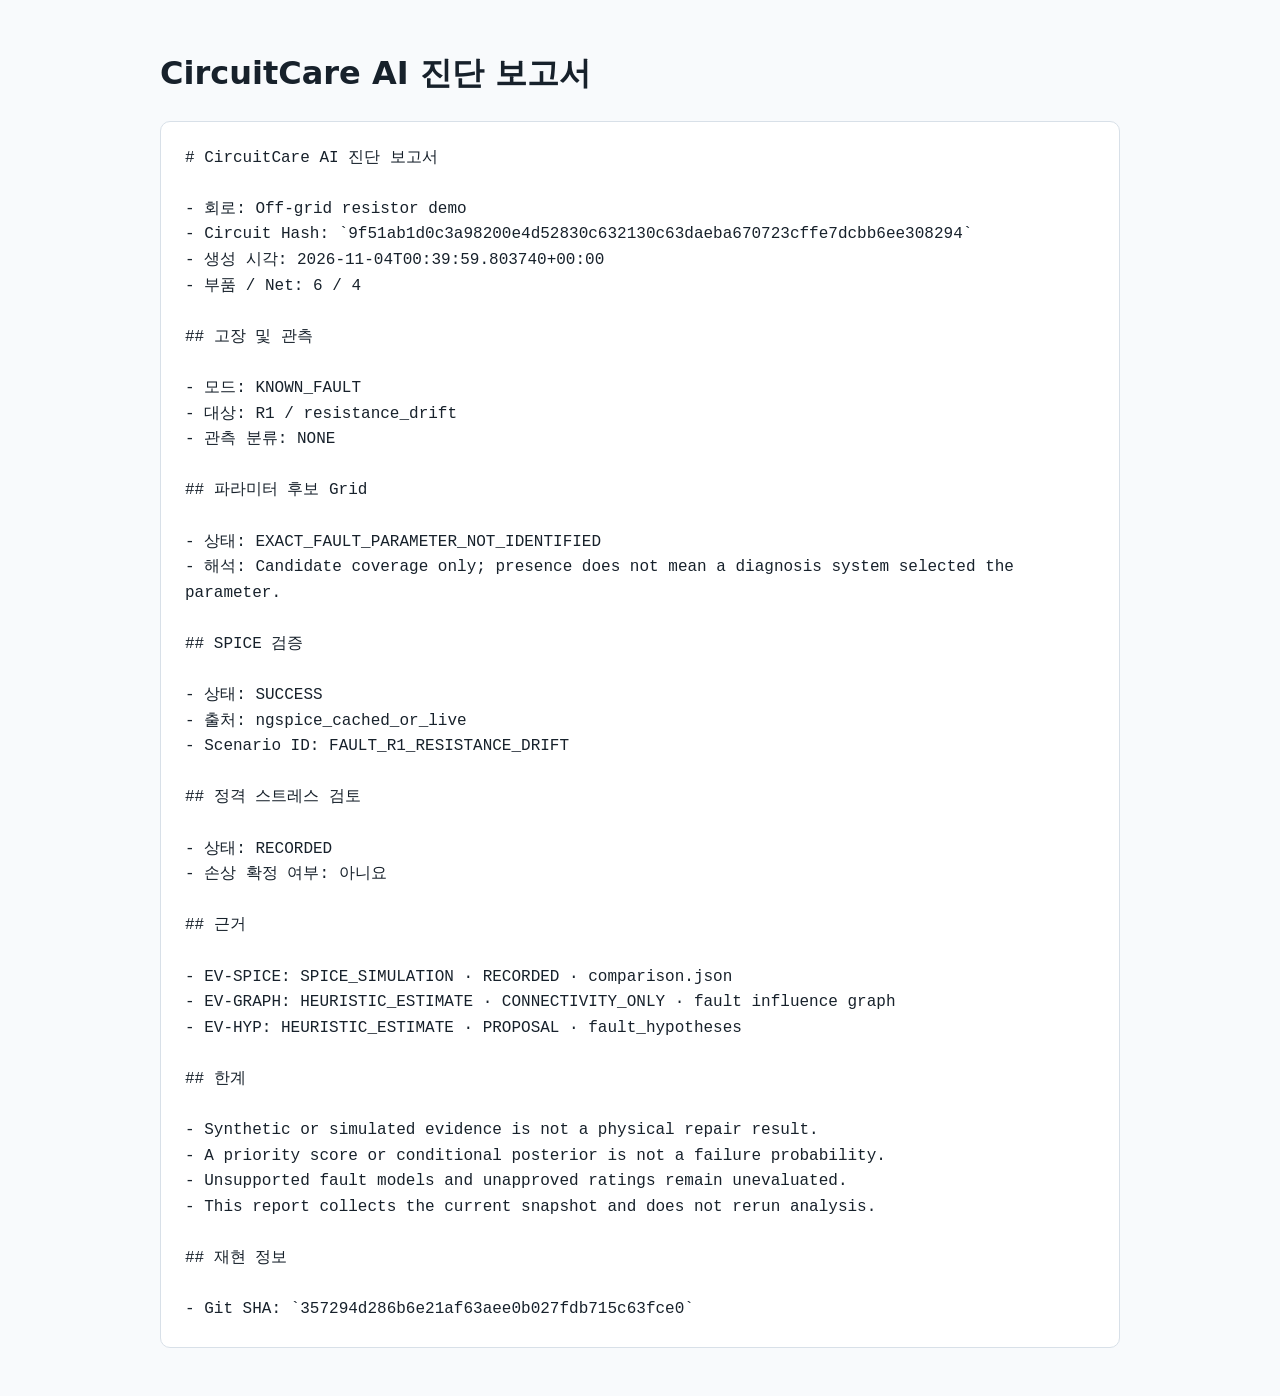
<file: examples/phase18_demo/offgrid_report.html>
<!doctype html><html lang="ko"><head><meta charset="utf-8"><meta name="viewport" content="width=device-width,initial-scale=1"><title>CircuitCare AI 진단 보고서</title><style>body{font:16px/1.6 system-ui,sans-serif;max-width:960px;margin:3rem auto;padding:0 1.25rem;color:#17212b;background:#f8fafc}pre{white-space:pre-wrap;background:white;padding:1.5rem;border:1px solid #d8e0e8;border-radius:10px}</style></head><body><h1>CircuitCare AI 진단 보고서</h1><pre># CircuitCare AI 진단 보고서

- 회로: Off-grid resistor demo
- Circuit Hash: `9f51ab1d0c3a98200e4d52830c632130c63daeba670723cffe7dcbb6ee308294`
- 생성 시각: 2026-11-04T00:39:59.803740+00:00
- 부품 / Net: 6 / 4

## 고장 및 관측

- 모드: KNOWN_FAULT
- 대상: R1 / resistance_drift
- 관측 분류: NONE

## 파라미터 후보 Grid

- 상태: EXACT_FAULT_PARAMETER_NOT_IDENTIFIED
- 해석: Candidate coverage only; presence does not mean a diagnosis system selected the parameter.

## SPICE 검증

- 상태: SUCCESS
- 출처: ngspice_cached_or_live
- Scenario ID: FAULT_R1_RESISTANCE_DRIFT

## 정격 스트레스 검토

- 상태: RECORDED
- 손상 확정 여부: 아니요

## 근거

- EV-SPICE: SPICE_SIMULATION · RECORDED · comparison.json
- EV-GRAPH: HEURISTIC_ESTIMATE · CONNECTIVITY_ONLY · fault influence graph
- EV-HYP: HEURISTIC_ESTIMATE · PROPOSAL · fault_hypotheses

## 한계

- Synthetic or simulated evidence is not a physical repair result.
- A priority score or conditional posterior is not a failure probability.
- Unsupported fault models and unapproved ratings remain unevaluated.
- This report collects the current snapshot and does not rerun analysis.

## 재현 정보

- Git SHA: `357294d286b6e21af63aee0b027fdb715c63fce0`
</pre></body></html>
</file>
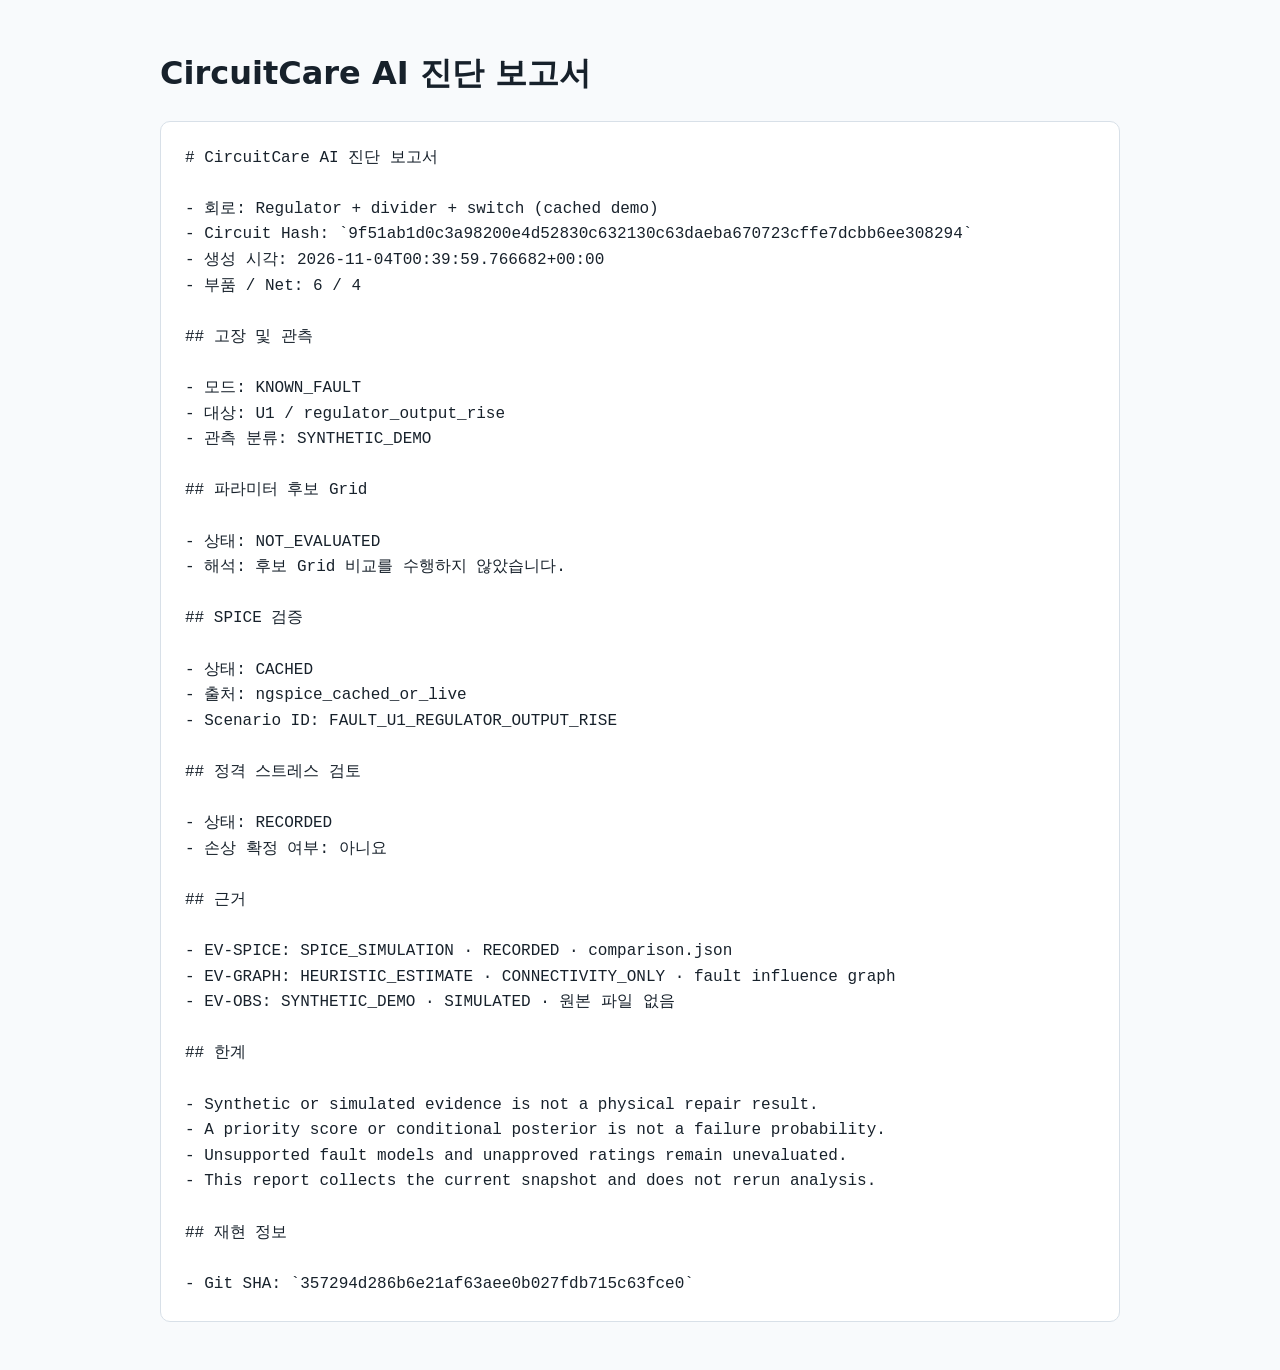
<file: examples/phase18_demo/report.html>
<!doctype html><html lang="ko"><head><meta charset="utf-8"><meta name="viewport" content="width=device-width,initial-scale=1"><title>CircuitCare AI 진단 보고서</title><style>body{font:16px/1.6 system-ui,sans-serif;max-width:960px;margin:3rem auto;padding:0 1.25rem;color:#17212b;background:#f8fafc}pre{white-space:pre-wrap;background:white;padding:1.5rem;border:1px solid #d8e0e8;border-radius:10px}</style></head><body><h1>CircuitCare AI 진단 보고서</h1><pre># CircuitCare AI 진단 보고서

- 회로: Regulator + divider + switch (cached demo)
- Circuit Hash: `9f51ab1d0c3a98200e4d52830c632130c63daeba670723cffe7dcbb6ee308294`
- 생성 시각: 2026-11-04T00:39:59.766682+00:00
- 부품 / Net: 6 / 4

## 고장 및 관측

- 모드: KNOWN_FAULT
- 대상: U1 / regulator_output_rise
- 관측 분류: SYNTHETIC_DEMO

## 파라미터 후보 Grid

- 상태: NOT_EVALUATED
- 해석: 후보 Grid 비교를 수행하지 않았습니다.

## SPICE 검증

- 상태: CACHED
- 출처: ngspice_cached_or_live
- Scenario ID: FAULT_U1_REGULATOR_OUTPUT_RISE

## 정격 스트레스 검토

- 상태: RECORDED
- 손상 확정 여부: 아니요

## 근거

- EV-SPICE: SPICE_SIMULATION · RECORDED · comparison.json
- EV-GRAPH: HEURISTIC_ESTIMATE · CONNECTIVITY_ONLY · fault influence graph
- EV-OBS: SYNTHETIC_DEMO · SIMULATED · 원본 파일 없음

## 한계

- Synthetic or simulated evidence is not a physical repair result.
- A priority score or conditional posterior is not a failure probability.
- Unsupported fault models and unapproved ratings remain unevaluated.
- This report collects the current snapshot and does not rerun analysis.

## 재현 정보

- Git SHA: `357294d286b6e21af63aee0b027fdb715c63fce0`
</pre></body></html>
</file>
